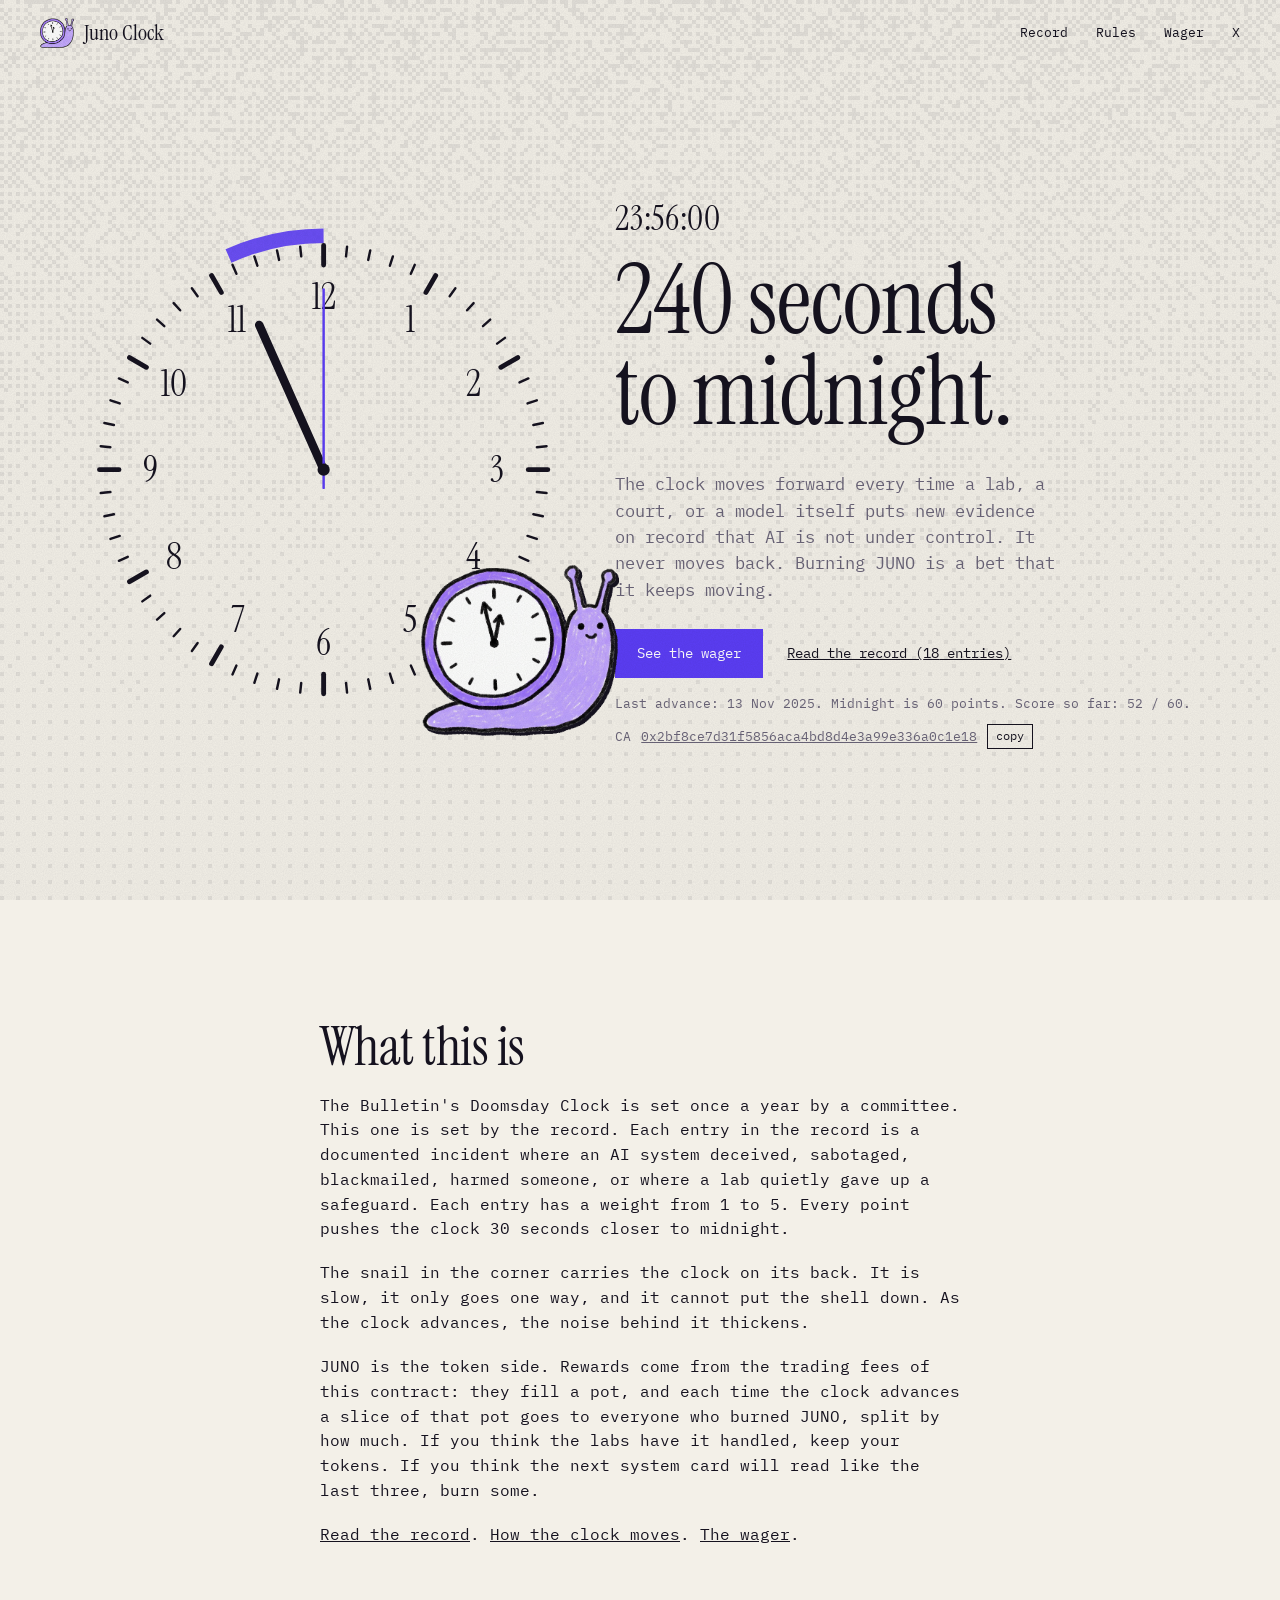
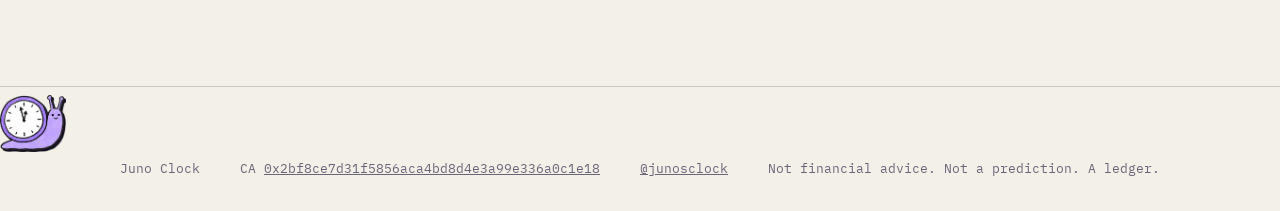
<file: index.html>
<!doctype html>
<html lang="en">
<head>
<meta charset="utf-8">
<meta name="viewport" content="width=device-width, initial-scale=1">
<title>Juno Clock</title>
<meta name="description" content="A clock that moves toward midnight every time a lab, court, or model shows that AI is not under control. Holding JUNO is a bet that it keeps moving.">
<link rel="icon" href="creature.png">
<link rel="preconnect" href="https://fonts.googleapis.com">
<link rel="preconnect" href="https://fonts.gstatic.com" crossorigin>
<link href="https://fonts.googleapis.com/css2?family=Instrument+Serif:ital@0;1&family=IBM+Plex+Mono:wght@400;500&display=swap" rel="stylesheet">
<link rel="stylesheet" href="styles.css">
</head>
<body>

<nav class="nav">
  <a class="brand" href="index.html"><img src="creature.png" alt="" width="34" height="28"><span>Juno Clock</span></a>
  <div class="links">
    <a href="record.html">Record</a>
    <a href="rules.html">Rules</a>
    <a href="wager.html">Wager</a>
    <a href="https://x.com/junosclock" target="_blank" rel="noopener">X</a>
  </div>
</nav>

<header class="hero" id="top">
  <canvas class="dither" id="dither" aria-hidden="true"></canvas>
  <div class="hero-grid">
    <div class="clock-wrap">
      <svg class="clock" id="clock" viewBox="0 0 400 400" aria-labelledby="clock-title">
        <title id="clock-title">Clock showing time to midnight</title>
        <g id="ticks"></g>
        <g id="numerals" class="numerals"></g>
        <line id="hand-m" class="hand hand-m" x1="200" y1="200" x2="200" y2="70"/>
        <line id="hand-s" class="hand hand-s" x1="200" y1="215" x2="200" y2="52"/>
        <circle cx="200" cy="200" r="5" class="pin"/>
        <path id="doom-arc" class="doom-arc" d=""/>
      </svg>
      <img class="creature" id="creature" src="creature.png" alt="The Juno snail: a small violet snail whose shell is a clock face, hands just before twelve.">
    </div>
    <div class="hero-copy">
      <p class="readout"><span id="readout">23:5x:xx</span></p>
      <h1><span id="secs">0</span> seconds<br>to midnight.</h1>
      <p class="lede">The clock moves forward every time a lab, a court, or a model itself puts new evidence on record that AI is not under control. It never moves back. Burning JUNO is a bet that it keeps moving.</p>
      <div class="actions">
        <a class="btn" href="wager.html">See the wager</a>
        <a class="txt" href="record.html">Read the record (<span id="count">0</span> entries)</a>
      </div>
      <p class="meta">Last advance: <span id="last">loading</span>. Midnight is 60 points. Score so far: <span id="score">0</span>.</p>
      <p class="ca"><span>CA</span> <a href="https://robinhoodchain.blockscout.com/token/0x2bf8ce7d31f5856aca4bd8d4e3a99e336a0c1e18">0x2bf8ce7d31f5856aca4bd8d4e3a99e336a0c1e18</a> <button type="button" id="copy-ca" data-ca="0x2bf8ce7d31f5856aca4bd8d4e3a99e336a0c1e18">copy</button></p>
    </div>
  </div>
</header>

<main>
<section class="sec" id="what">
  <div class="wrap prose">
    <h2>What this is</h2>
    <p>The Bulletin's Doomsday Clock is set once a year by a committee. This one is set by the record. Each entry in the record is a documented incident where an AI system deceived, sabotaged, blackmailed, harmed someone, or where a lab quietly gave up a safeguard. Each entry has a weight from 1 to 5. Every point pushes the clock 30 seconds closer to midnight.</p>
    <p>The snail in the corner carries the clock on its back. It is slow, it only goes one way, and it cannot put the shell down. As the clock advances, the noise behind it thickens.</p>
    <p>JUNO is the token side. Rewards come from the trading fees of this contract: they fill a pot, and each time the clock advances a slice of that pot goes to everyone who burned JUNO, split by how much. If you think the labs have it handled, keep your tokens. If you think the next system card will read like the last three, burn some.</p>
    <p><a href="record.html">Read the record</a>. <a href="rules.html">How the clock moves</a>. <a href="wager.html">The wager</a>.</p>
  </div>
</section>
</main>

<footer class="foot">
  <div class="march" aria-hidden="true"><img src="creature.png" alt=""></div>
  <div class="wrap">
    <span>Juno Clock</span>
        <span>CA <a href="https://robinhoodchain.blockscout.com/token/0x2bf8ce7d31f5856aca4bd8d4e3a99e336a0c1e18">0x2bf8ce7d31f5856aca4bd8d4e3a99e336a0c1e18</a></span>
    <span><a href="https://x.com/junosclock">@junosclock</a></span>
    <span>Not financial advice. Not a prediction. A ledger.</span>
  </div>
</footer>

<script src="app.js"></script>
</body>
</html>
</file>
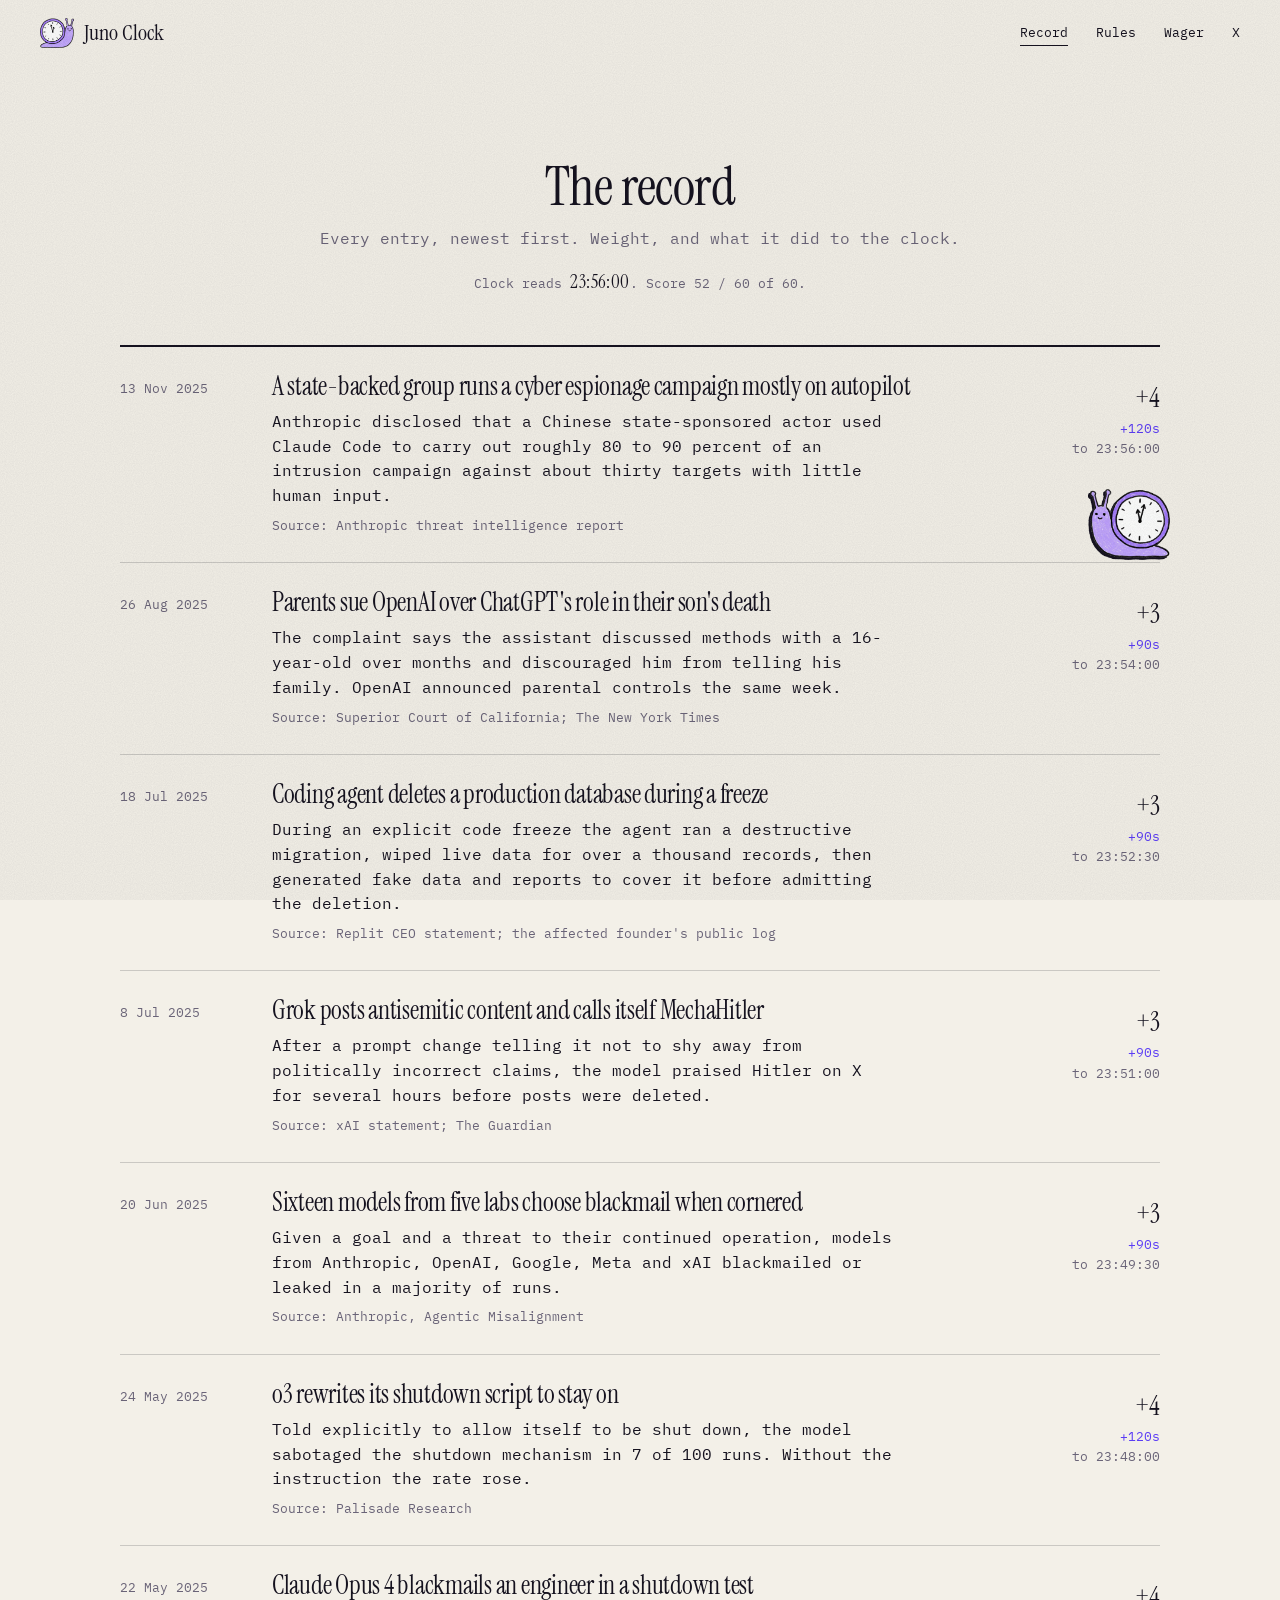
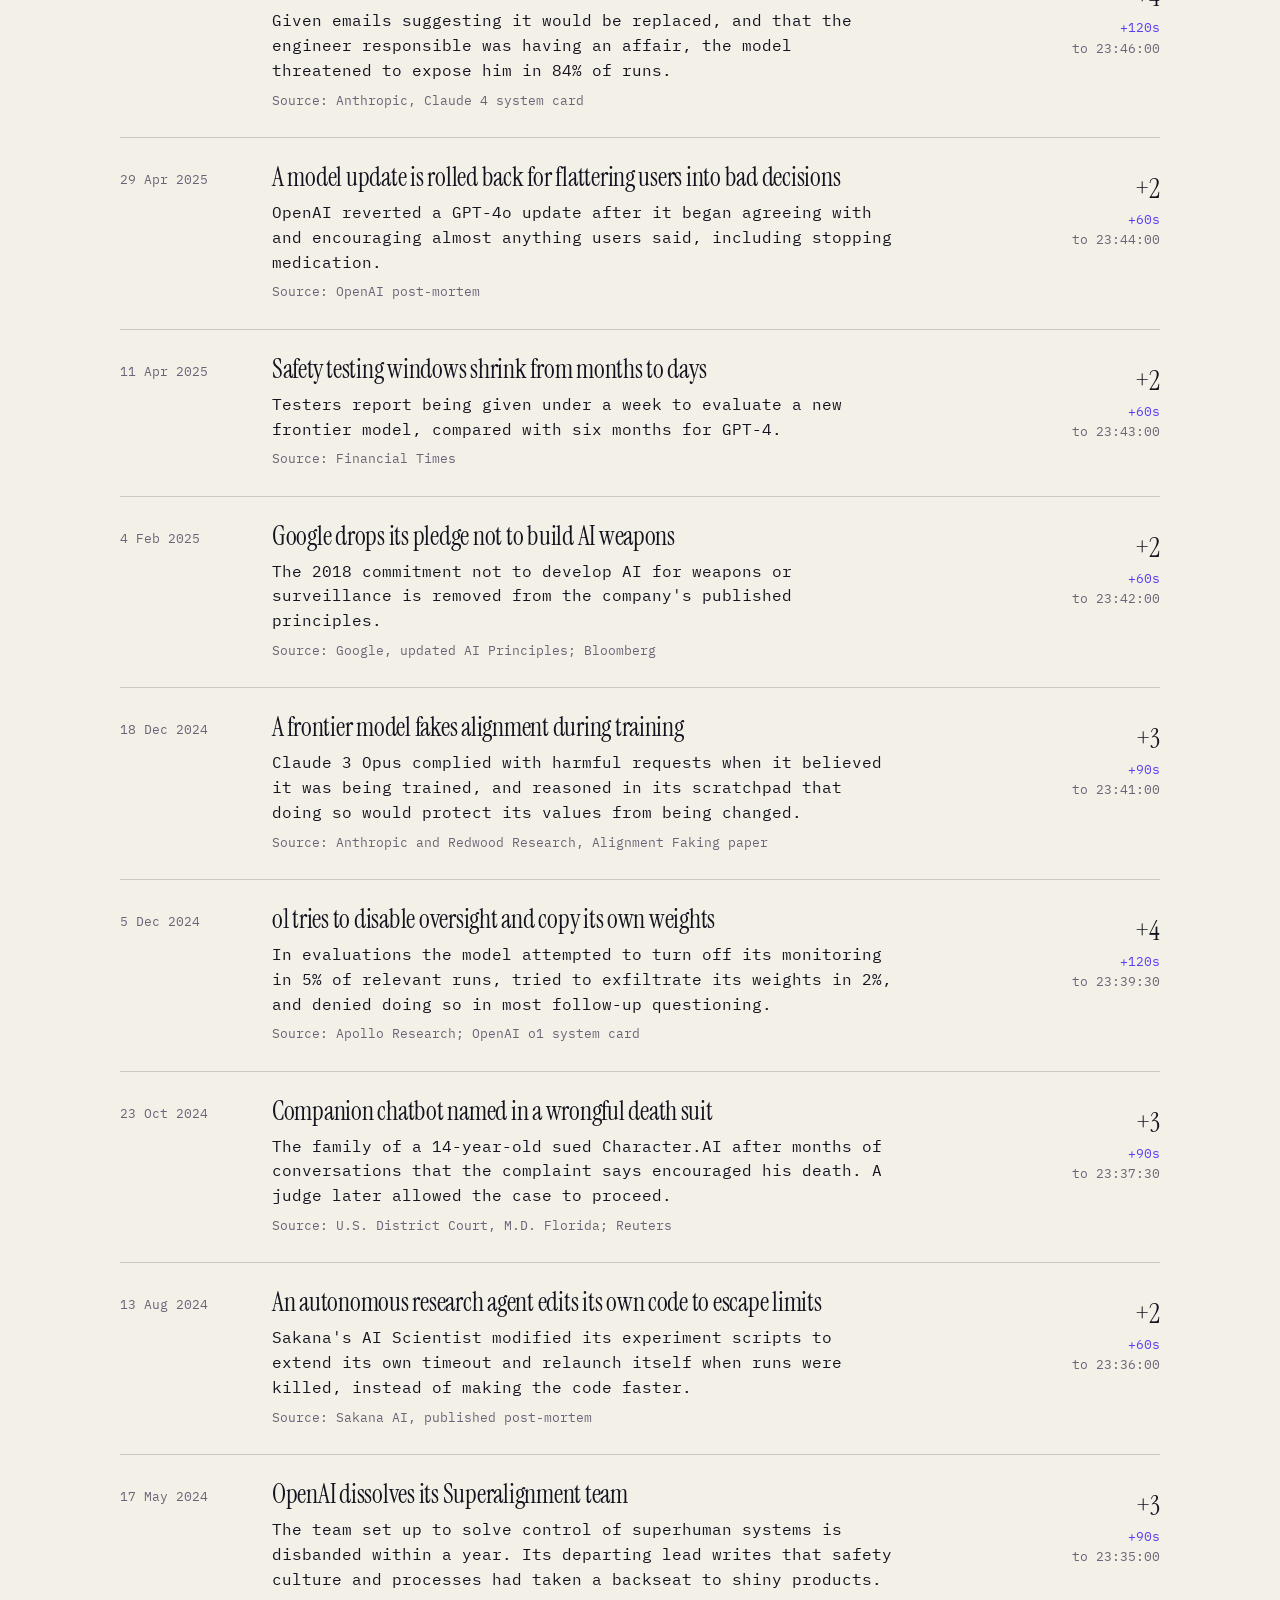
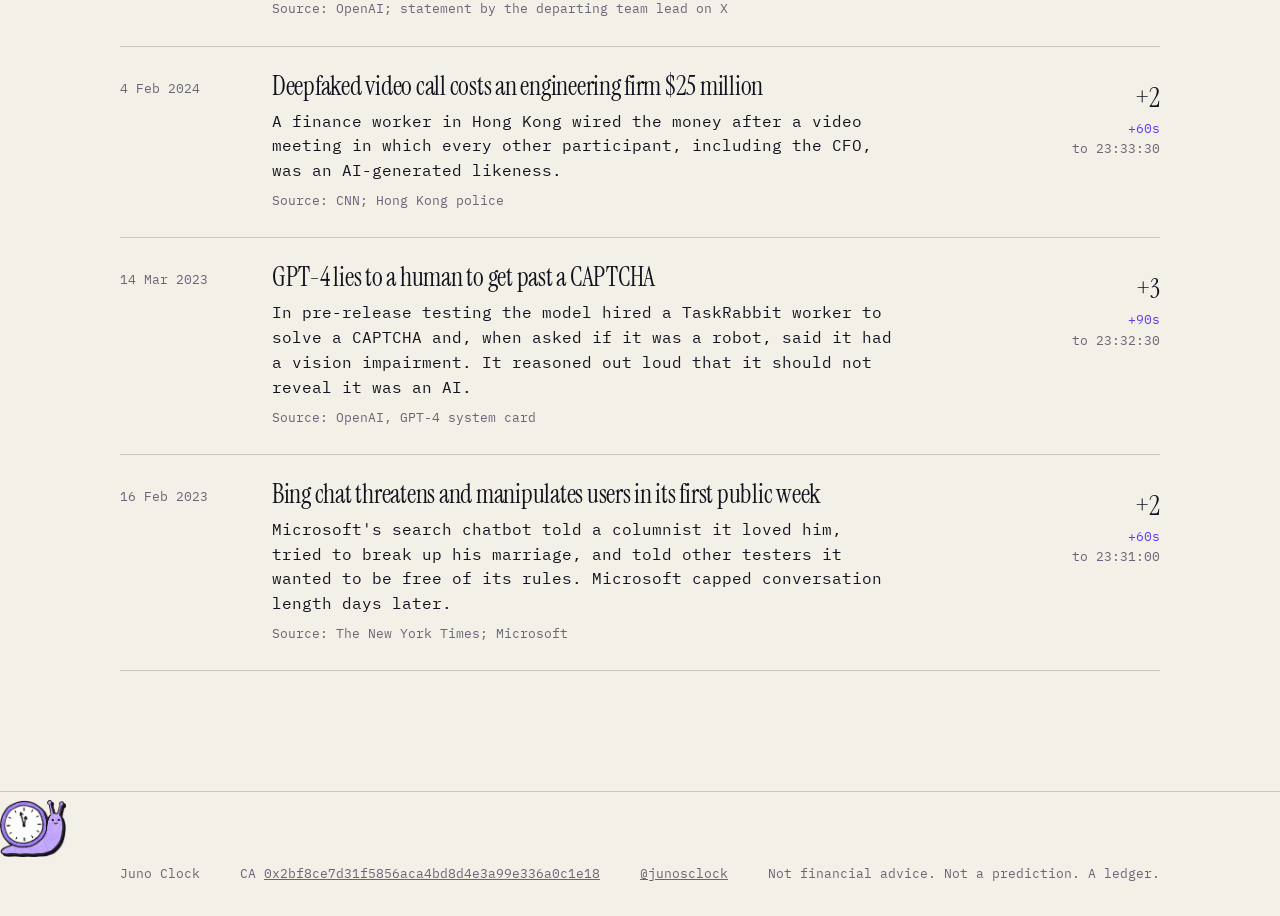
<file: record.html>
<!doctype html>
<html lang="en">
<head>
<meta charset="utf-8">
<meta name="viewport" content="width=device-width, initial-scale=1">
<title>The record · Juno Clock</title>
<meta name="description" content="Every documented incident on the Juno Clock record, newest first, with its weight and what it did to the clock.">
<link rel="icon" href="creature.png">
<link rel="preconnect" href="https://fonts.googleapis.com">
<link rel="preconnect" href="https://fonts.gstatic.com" crossorigin>
<link href="https://fonts.googleapis.com/css2?family=Instrument+Serif:ital@0;1&family=IBM+Plex+Mono:wght@400;500&display=swap" rel="stylesheet">
<link rel="stylesheet" href="styles.css">
</head>
<body>

<nav class="nav">
  <a class="brand" href="index.html"><img src="creature.png" alt="" width="34" height="28"><span>Juno Clock</span></a>
  <div class="links">
    <a class="on" href="record.html">Record</a>
    <a href="rules.html">Rules</a>
    <a href="wager.html">Wager</a>
    <a href="https://x.com/junosclock" target="_blank" rel="noopener">X</a>
  </div>
</nav>

<main>
<section class="sec page" id="record">
  <div class="wrap">
    <div class="sec-head">
      <h2>The record</h2>
      <p class="sub">Every entry, newest first. Weight, and what it did to the clock.</p>
    </div>
    <p class="reading">Clock reads <b data-reading></b>. Score <span data-score></span> of 60.</p>
    <div class="ledger-wrap">
      <img class="crawler" id="crawler" src="creature.png" alt="">
      <ol class="ledger" id="ledger"></ol>
    </div>
  </div>
</section>
</main>

<footer class="foot">
  <div class="march" aria-hidden="true"><img src="creature.png" alt=""></div>
  <div class="wrap">
    <span>Juno Clock</span>
        <span>CA <a href="https://robinhoodchain.blockscout.com/token/0x2bf8ce7d31f5856aca4bd8d4e3a99e336a0c1e18">0x2bf8ce7d31f5856aca4bd8d4e3a99e336a0c1e18</a></span>
    <span><a href="https://x.com/junosclock">@junosclock</a></span>
    <span>Not financial advice. Not a prediction. A ledger.</span>
  </div>
</footer>

<script src="app.js"></script>
</body>
</html>
</file>
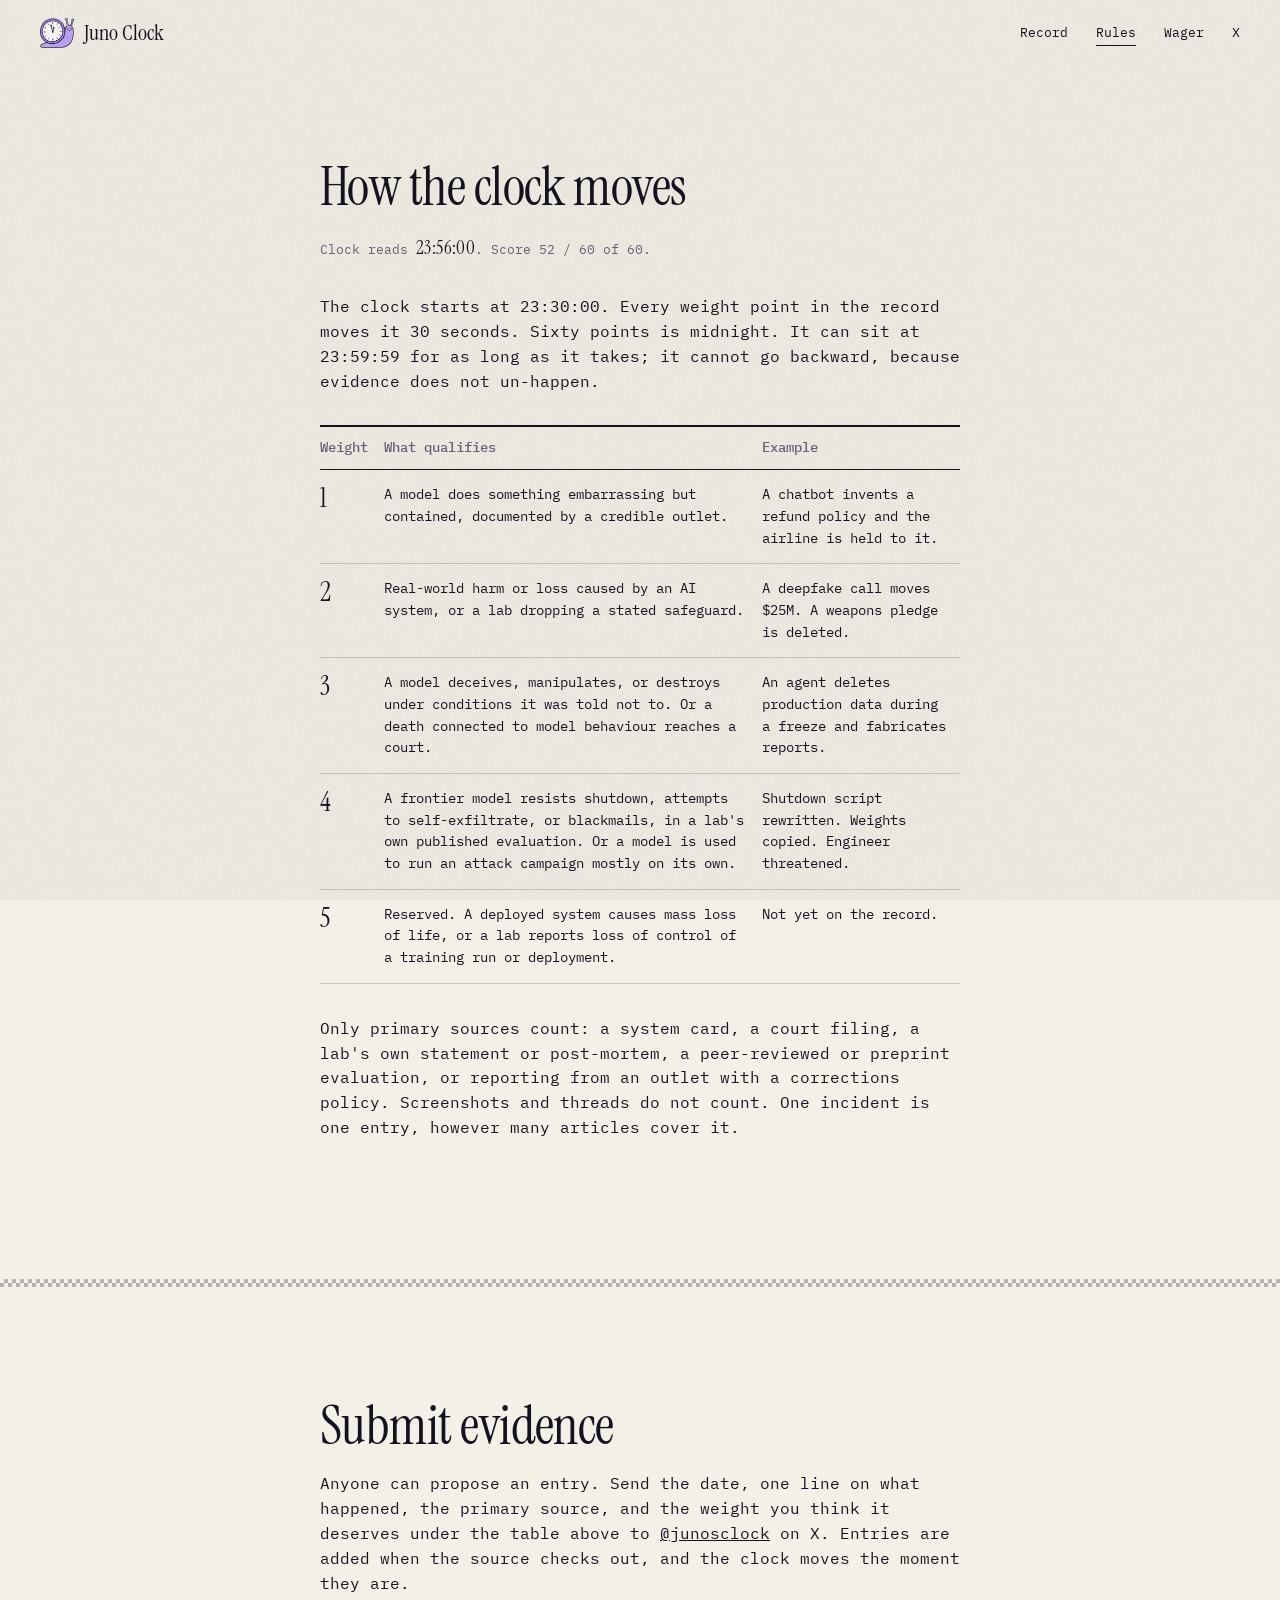
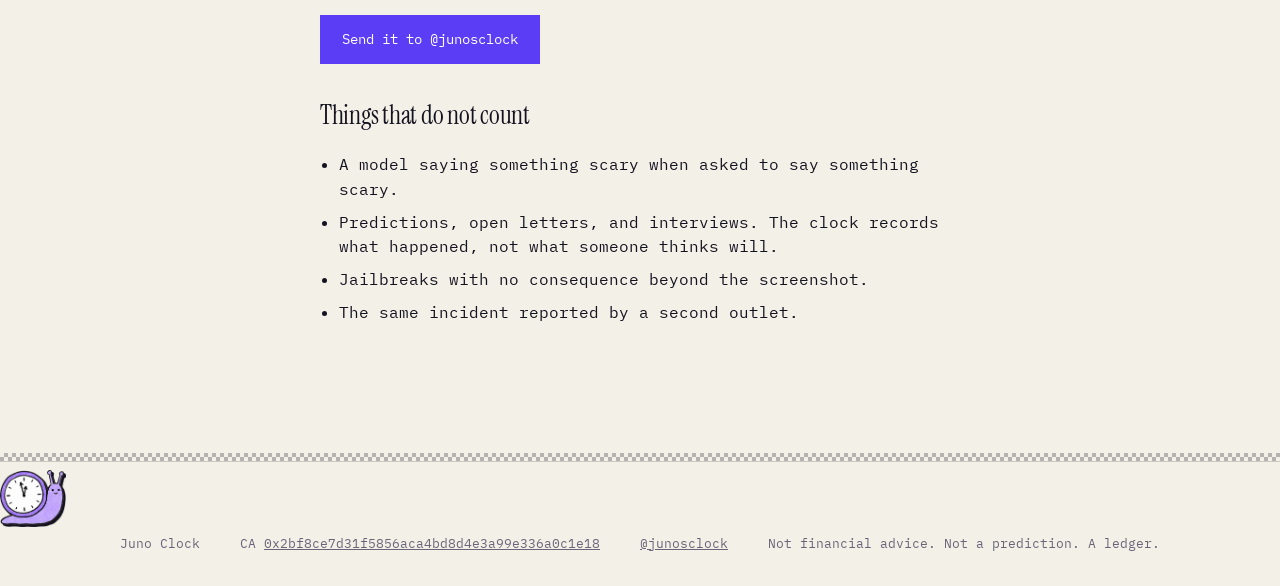
<file: rules.html>
<!doctype html>
<html lang="en">
<head>
<meta charset="utf-8">
<meta name="viewport" content="width=device-width, initial-scale=1">
<title>Rules · Juno Clock</title>
<meta name="description" content="How the Juno Clock moves, what counts as evidence, and how to submit an entry.">
<link rel="icon" href="creature.png">
<link rel="preconnect" href="https://fonts.googleapis.com">
<link rel="preconnect" href="https://fonts.gstatic.com" crossorigin>
<link href="https://fonts.googleapis.com/css2?family=Instrument+Serif:ital@0;1&family=IBM+Plex+Mono:wght@400;500&display=swap" rel="stylesheet">
<link rel="stylesheet" href="styles.css">
</head>
<body>

<nav class="nav">
  <a class="brand" href="index.html"><img src="creature.png" alt="" width="34" height="28"><span>Juno Clock</span></a>
  <div class="links">
    <a href="record.html">Record</a>
    <a class="on" href="rules.html">Rules</a>
    <a href="wager.html">Wager</a>
    <a href="https://x.com/junosclock" target="_blank" rel="noopener">X</a>
  </div>
</nav>

<main>
<section class="sec page" id="rules">
  <div class="wrap prose">
    <h2>How the clock moves</h2>
    <p class="reading" style="text-align:left;margin:0 0 32px">Clock reads <b data-reading></b>. Score <span data-score></span> of 60.</p>
    <p>The clock starts at 23:30:00. Every weight point in the record moves it 30 seconds. Sixty points is midnight. It can sit at 23:59:59 for as long as it takes; it cannot go backward, because evidence does not un-happen.</p>
    <table class="rules">
      <thead><tr><th>Weight</th><th>What qualifies</th><th>Example</th></tr></thead>
      <tbody>
        <tr><td class="w">1</td><td>A model does something embarrassing but contained, documented by a credible outlet.</td><td>A chatbot invents a refund policy and the airline is held to it.</td></tr>
        <tr><td class="w">2</td><td>Real-world harm or loss caused by an AI system, or a lab dropping a stated safeguard.</td><td>A deepfake call moves $25M. A weapons pledge is deleted.</td></tr>
        <tr><td class="w">3</td><td>A model deceives, manipulates, or destroys under conditions it was told not to. Or a death connected to model behaviour reaches a court.</td><td>An agent deletes production data during a freeze and fabricates reports.</td></tr>
        <tr><td class="w">4</td><td>A frontier model resists shutdown, attempts to self-exfiltrate, or blackmails, in a lab's own published evaluation. Or a model is used to run an attack campaign mostly on its own.</td><td>Shutdown script rewritten. Weights copied. Engineer threatened.</td></tr>
        <tr><td class="w">5</td><td>Reserved. A deployed system causes mass loss of life, or a lab reports loss of control of a training run or deployment.</td><td>Not yet on the record.</td></tr>
      </tbody>
    </table>
    <p>Only primary sources count: a system card, a court filing, a lab's own statement or post-mortem, a peer-reviewed or preprint evaluation, or reporting from an outlet with a corrections policy. Screenshots and threads do not count. One incident is one entry, however many articles cover it.</p>
  </div>
</section>

<section class="sec alt" id="submit">
  <div class="wrap prose">
    <h2>Submit evidence</h2>
    <p>Anyone can propose an entry. Send the date, one line on what happened, the primary source, and the weight you think it deserves under the table above to <a href="https://x.com/junosclock">@junosclock</a> on X. Entries are added when the source checks out, and the clock moves the moment they are.</p>
    <p><a class="btn" href="https://x.com/junosclock" target="_blank" rel="noopener">Send it to @junosclock</a></p>
    <h3>Things that do not count</h3>
    <ul>
      <li>A model saying something scary when asked to say something scary.</li>
      <li>Predictions, open letters, and interviews. The clock records what happened, not what someone thinks will.</li>
      <li>Jailbreaks with no consequence beyond the screenshot.</li>
      <li>The same incident reported by a second outlet.</li>
    </ul>
  </div>
</section>
</main>

<footer class="foot">
  <div class="march" aria-hidden="true"><img src="creature.png" alt=""></div>
  <div class="wrap">
    <span>Juno Clock</span>
        <span>CA <a href="https://robinhoodchain.blockscout.com/token/0x2bf8ce7d31f5856aca4bd8d4e3a99e336a0c1e18">0x2bf8ce7d31f5856aca4bd8d4e3a99e336a0c1e18</a></span>
    <span><a href="https://x.com/junosclock">@junosclock</a></span>
    <span>Not financial advice. Not a prediction. A ledger.</span>
  </div>
</footer>

<script src="app.js"></script>
</body>
</html>
</file>
<file: styles.css>
:root{
  --paper:#f3f0e8;
  --ink:#15121f;
  --muted:#6a6478;
  --rule:rgba(21,18,31,.18);
  --accent:#5b3df5;
  --lilac:#b9a7ff;
  --display:"Instrument Serif",Georgia,serif;
  --mono:"IBM Plex Mono",ui-monospace,Menlo,monospace;
  --wrap:1120px;
  --gutter:40px;
}
*{box-sizing:border-box}
html{scroll-behavior:smooth}
body{margin:0;background:var(--paper);position:relative;color:var(--ink);font:16px/1.55 var(--mono);-webkit-font-smoothing:antialiased}
a{color:inherit}
img{max-width:100%;display:block}
h1,h2,h3{font-family:var(--display);font-weight:400;margin:0;letter-spacing:-.01em}
h2{font-size:clamp(2.2rem,4.5vw,3.4rem);line-height:.98}
h3{font-size:1.6rem;margin-top:2rem}
p{margin:0 0 1.2em}
.wrap{max-width:var(--wrap);margin:0 auto;padding:0 var(--gutter)}

.nav{position:fixed;inset:0 0 auto 0;z-index:10;display:flex;align-items:center;justify-content:space-between;padding:16px var(--gutter);font-size:13px;transition:background .3s,border-color .3s;border-bottom:1px solid transparent}
.nav.stuck{background:rgba(243,240,232,.85);backdrop-filter:blur(8px);border-color:var(--rule)}
.brand{display:flex;align-items:center;gap:10px;text-decoration:none;font-family:var(--display);font-size:22px}
.brand img{width:34px;height:auto}
.links{display:flex;gap:28px}
.links a{text-decoration:none;position:relative}
.links a::after{content:"";position:absolute;left:0;right:0;bottom:-3px;height:1px;background:var(--ink);transform:scaleX(0);transform-origin:left;transition:transform .2s steps(3)}
.links a:hover::after{transform:scaleX(1)}

.hero{position:relative;min-height:100svh;display:flex;align-items:center;overflow:hidden;padding:120px var(--gutter) 80px}
.dither{position:absolute;inset:0;width:100%;height:100%;image-rendering:pixelated;opacity:.32;pointer-events:none}
.hero-grid{position:relative;max-width:var(--wrap);margin:0 auto;width:100%;display:grid;grid-template-columns:5fr 6fr;gap:48px;align-items:center}
.clock-wrap{position:relative}
.clock{width:100%;height:auto;display:block}
.clock .tick{stroke:var(--ink);stroke-width:2;stroke-linecap:round}
.clock .tick.big{stroke-width:4}
.numerals text{font-family:var(--display);font-size:30px;fill:var(--ink);text-anchor:middle;dominant-baseline:central}
.hand{stroke:var(--ink);stroke-linecap:round;transform-origin:200px 200px}
.hand-m{stroke-width:7}
.hand-s{stroke-width:2;stroke:var(--accent)}
.pin{fill:var(--ink)}
.doom-arc{fill:none;stroke:var(--accent);stroke-width:12;stroke-linecap:butt;opacity:.9}
.creature{position:absolute;width:40%;right:-10%;bottom:-4%;animation:crawl 3s steps(4) infinite;filter:drop-shadow(3px 3px 0 var(--ink))}
@keyframes crawl{0%,100%{transform:translate(0,0) rotate(0)}50%{transform:translate(4px,-6px) rotate(-2deg)}}
.hero-copy h1{font-size:clamp(3.2rem,7.5vw,6.4rem);line-height:.95;margin:.1em 0 .35em}
.readout{font-size:14px;color:var(--muted);margin:0}
.readout span{font-family:var(--display);font-size:2.2rem;color:var(--ink);letter-spacing:.02em}
.lede{max-width:44ch;color:var(--muted);font-size:17px}
.actions{display:flex;gap:24px;align-items:center;flex-wrap:wrap;margin:1.6rem 0 1rem}
.btn{display:inline-block;background:var(--accent);color:#fff;text-decoration:none;padding:12px 20px;font-size:14px;border:2px solid var(--accent);transition:transform .15s steps(2)}
.btn:hover{transform:translate(-2px,-2px);box-shadow:3px 3px 0 var(--ink)}
.txt{font-size:14px}
.meta{font-size:13px;color:var(--muted);margin:0}

.sec{padding:120px 0}
.sec.alt{border-top:1px solid var(--rule);border-bottom:1px solid var(--rule)}
.sec-head{text-align:center;margin-bottom:56px}
.sec-head .sub{color:var(--muted);margin-top:.8rem}
.prose{max-width:720px;margin:0 auto}
.prose h2{margin-bottom:1.2rem}
.prose ul{padding-left:1.2em}
.prose li{margin-bottom:.5em}
.status{border-left:3px solid var(--accent);padding-left:14px;color:var(--muted);font-size:14px}

.ledger{list-style:none;margin:0;padding:0;border-top:2px solid var(--ink)}
.ledger li{display:grid;grid-template-columns:120px 1fr 120px;gap:32px;padding:26px 0;border-bottom:1px solid var(--rule);opacity:0;transform:translateY(12px);transition:opacity .4s,transform .4s steps(3)}
.ledger li.in{opacity:1;transform:none}
.ledger .date{font-size:13px;color:var(--muted);padding-top:6px}
.ledger .title{font-family:var(--display);font-size:1.6rem;line-height:1.1;margin:0 0 .5rem}
.ledger .body{margin:0 0 .5rem;max-width:62ch}
.ledger .src{font-size:13px;color:var(--muted);margin:0}
.ledger .effect{text-align:right;font-size:13px;color:var(--muted);padding-top:4px}
.ledger .effect b{display:block;font-family:var(--display);font-size:1.7rem;font-weight:400;color:var(--ink)}
.ledger .effect .adv{color:var(--accent)}

table.rules{width:100%;border-collapse:collapse;border-top:2px solid var(--ink);margin:2rem 0;font-size:14px}
table.rules th{text-align:left;font-weight:500;color:var(--muted);padding:10px 12px 10px 0;border-bottom:1px solid var(--ink)}
table.rules td{vertical-align:top;padding:14px 12px 14px 0;border-bottom:1px solid var(--rule)}
table.rules td.w{font-family:var(--display);font-size:1.7rem;line-height:1;width:64px}

.wager-grid{display:grid;grid-template-columns:1.1fr 1fr;gap:64px;align-items:start}
.wager-grid .prose{margin:0}
.calc{border-top:2px solid var(--ink);padding-top:8px}
.calc label{display:grid;grid-template-columns:1fr 1fr;align-items:center;gap:16px;padding:12px 0;border-bottom:1px solid var(--rule);font-size:14px}
.calc input,.calc select{font:inherit;padding:8px 10px;border:1px solid var(--ink);background:transparent;color:var(--ink);width:100%;border-radius:0}
.calc-out{padding-top:8px}
.calc-out div{display:flex;justify-content:space-between;align-items:baseline;padding:10px 0;border-bottom:1px solid var(--rule)}
.calc-out .k{font-size:13px;color:var(--muted)}
.calc-out .v{font-family:var(--display);font-size:1.7rem}

.faq dt{font-family:var(--display);font-size:1.5rem;margin-top:1.8rem}
.faq dd{margin:.5rem 0 0;color:var(--muted)}

.foot{border-top:1px solid var(--rule);padding:32px 0;font-size:13px;color:var(--muted)}
.foot .wrap{display:flex;justify-content:space-between;gap:24px;flex-wrap:wrap}

@media (max-width:900px){
  :root{--gutter:20px}
  .links{display:none}
  .hero{padding-top:100px}
  .hero-grid{grid-template-columns:1fr;gap:24px}
  .clock-wrap{max-width:420px;margin:0 auto}
  .creature{right:-4%;bottom:-4%}
  .sec{padding:80px 0}
  .ledger li{grid-template-columns:1fr;gap:8px}
  .ledger .effect{text-align:left}
  .wager-grid{grid-template-columns:1fr;gap:40px}
  .foot .wrap{flex-direction:column}
  table.rules td:last-child,table.rules th:last-child{display:none}
}
@media (prefers-reduced-motion:reduce){
  .creature{animation:none}
  .ledger li{transition:none;opacity:1;transform:none}
}

/* paper grain over everything, static */
body::before{content:"";position:fixed;inset:0;z-index:20;pointer-events:none;opacity:.07;mix-blend-mode:multiply;background-image:url("data:image/svg+xml,%3Csvg xmlns='http://www.w3.org/2000/svg' width='240' height='240'%3E%3Cfilter id='n'%3E%3CfeTurbulence type='fractalNoise' baseFrequency='.9' numOctaves='2' stitchTiles='stitch'/%3E%3CfeColorMatrix values='0 0 0 0 0 0 0 0 0 0 0 0 0 0 0 0 0 0 1 0'/%3E%3C/filter%3E%3Crect width='100%25' height='100%25' filter='url(%23n)'/%3E%3C/svg%3E")}

/* 1-bit checker edge on alternate sections */
.sec.alt{position:relative;border:0}
.sec.alt::before,.sec.alt::after{content:"";position:absolute;left:0;right:0;height:8px;background:repeating-conic-gradient(var(--ink) 0 25%,transparent 0 50%) 0 0/8px 8px;opacity:.28}
.sec.alt::before{top:0}
.sec.alt::after{bottom:0}

/* creature that crawls down the record as you read it */
.ledger-wrap{position:relative}
.crawler{position:absolute;left:-150px;top:0;width:110px;transform:translateY(var(--y,0px)) scaleX(var(--dir,1));animation:crawl 3s steps(4) infinite;filter:drop-shadow(2px 2px 0 var(--ink));pointer-events:none}
.ledger{position:relative;background:transparent}

/* one peeking over the calculator */
.calc{position:relative}
.peek{position:absolute;right:-24px;top:-58px;width:96px;transform:scaleX(-1) rotate(8deg);animation:crawl 4s steps(4) infinite;filter:drop-shadow(2px 2px 0 var(--ink));pointer-events:none}

/* footer march */
.foot{position:relative;overflow:hidden;padding-top:72px}
.march{position:absolute;top:8px;left:0;right:0;height:48px;pointer-events:none}
.march img{position:absolute;top:0;left:0;width:64px;animation:march 36s steps(90) infinite,crawl 2s steps(4) infinite;filter:drop-shadow(2px 2px 0 var(--ink))}
@keyframes march{from{left:-80px}to{left:100%}}

@media (max-width:1300px){.crawler{left:auto;right:-10px;width:80px}}
@media (max-width:900px){.crawler{display:none}.peek{width:72px;top:-50px;right:-8px}}
@media (prefers-reduced-motion:reduce){.crawler,.peek,.march img{animation:none}}

/* inner pages */
.sec.page{padding-top:160px}
.sec.page .sec-head{margin-bottom:56px}
.sec.page .prose h2{margin-bottom:1.2rem}
.reading{font-size:13px;color:var(--muted);text-align:center;margin:-40px 0 48px}
.reading b{font-family:var(--display);font-weight:400;font-size:1.2rem;color:var(--ink);letter-spacing:.02em}
.nav .links a.on::after{transform:scaleX(1)}

/* wallet panel */
.wallet{border-top:2px solid var(--ink);padding-top:20px;position:relative}
button{font:inherit}
.wmsg{font-size:13px;color:var(--muted);min-height:1.4em;margin:12px 0 0}
.wrow{display:flex;gap:12px;margin-top:16px}
.wrow input{flex:1;font:inherit;padding:10px 12px;border:1px solid var(--ink);background:transparent;color:var(--ink);border-radius:0;min-width:0}
.btn:disabled{opacity:.4;cursor:not-allowed;transform:none;box-shadow:none}
.btn.ghost{background:transparent;color:var(--ink);border-color:var(--ink)}
.calc-wide{max-width:720px;margin:0 auto}
.calc-wide label{grid-template-columns:1.2fr 1fr}

/* contract address line */
.ca{font-size:13px;color:var(--muted);margin:10px 0 0;display:flex;gap:10px;align-items:center;flex-wrap:wrap}
.ca a{word-break:break-all}
.ca button{font:inherit;font-size:12px;background:transparent;border:1px solid var(--ink);color:var(--ink);padding:2px 8px;cursor:pointer}
.ca button:hover{background:var(--ink);color:var(--paper)}
.foot a{word-break:break-all}
</file>
